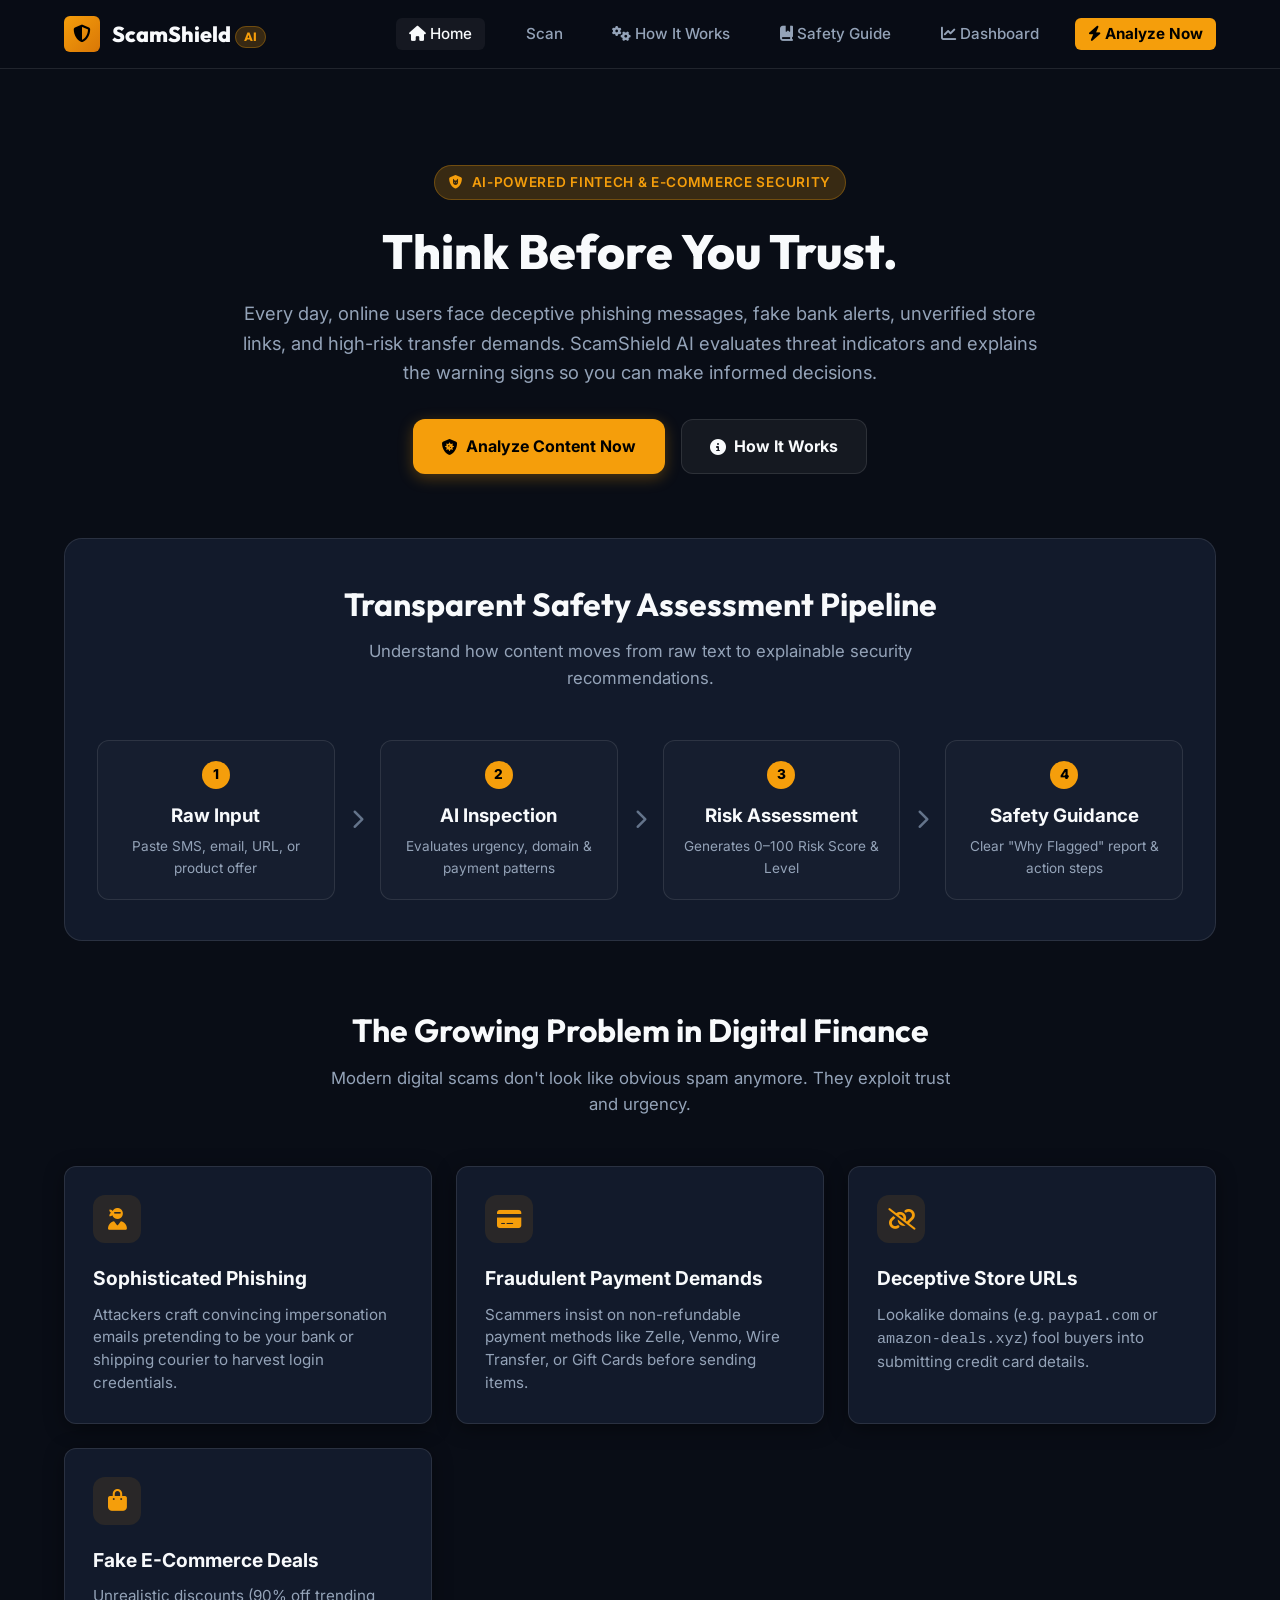
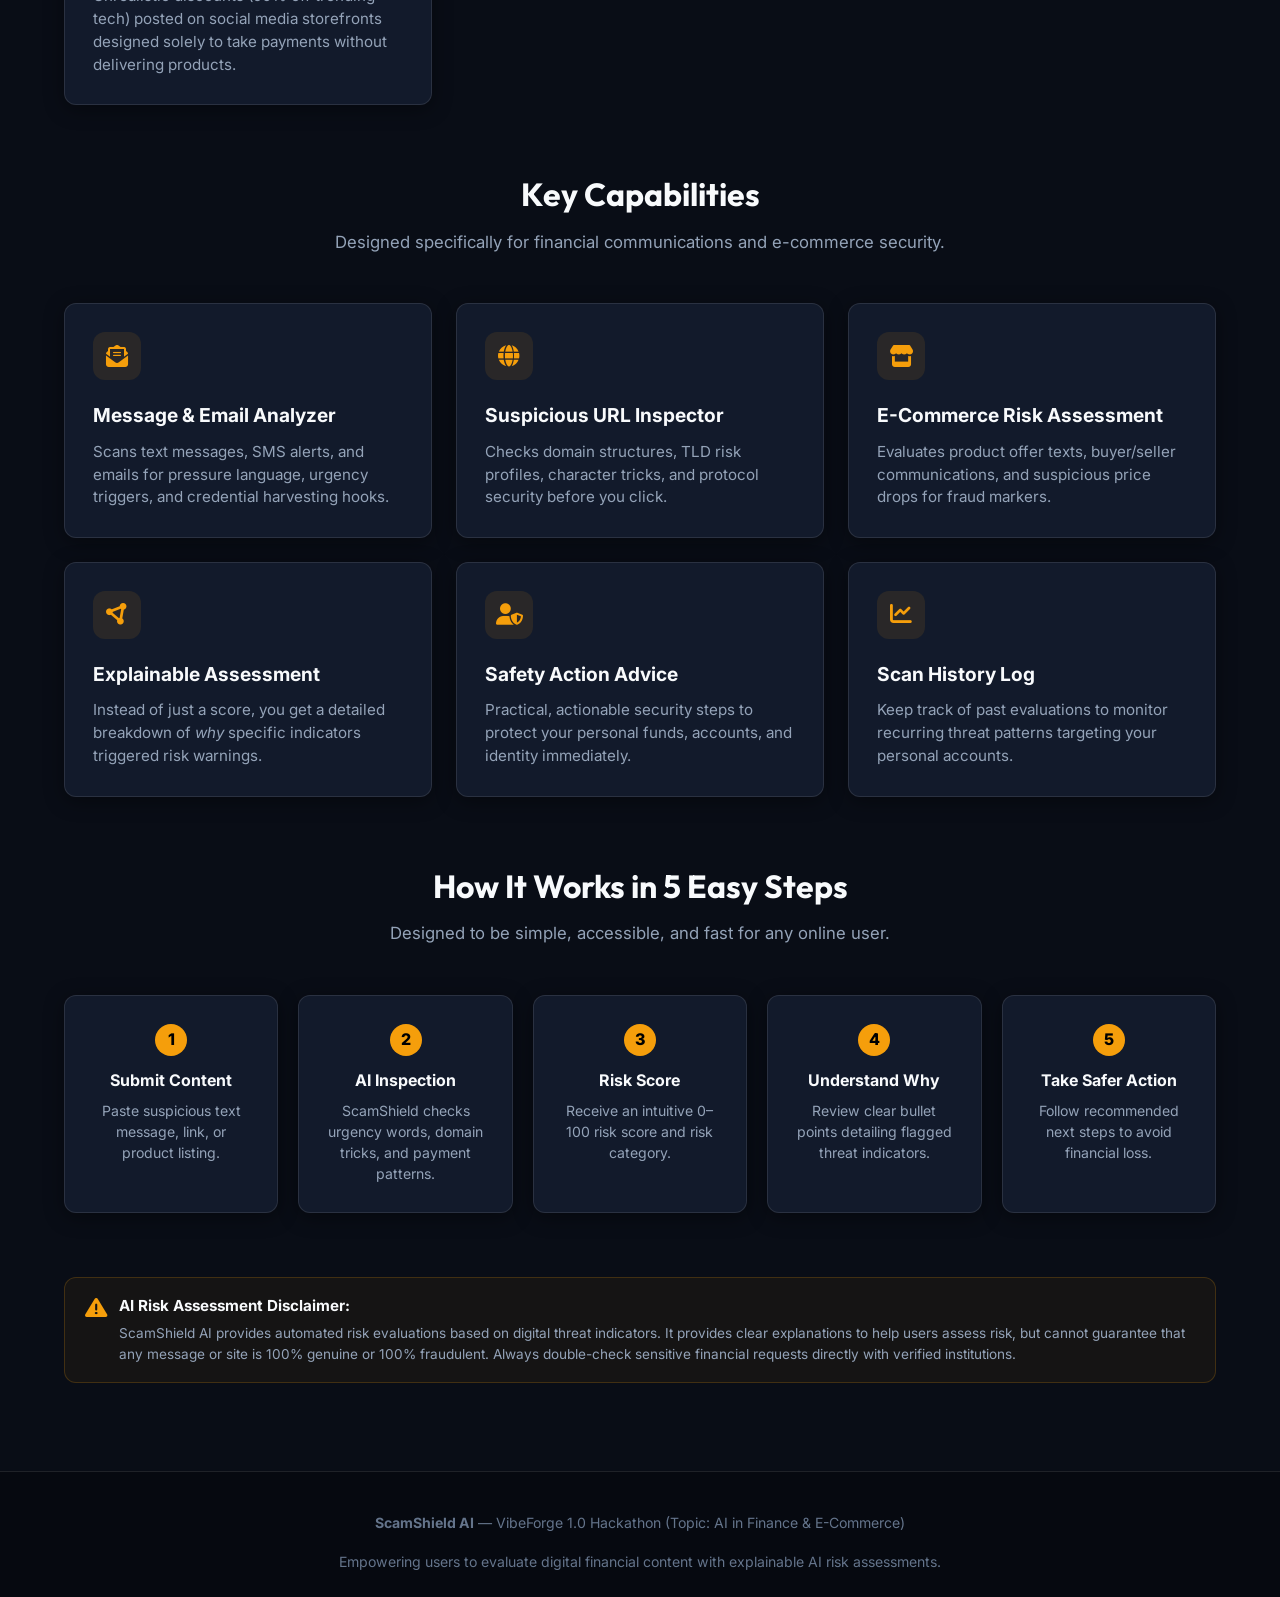
<file: templates/index.html>
<!DOCTYPE html>
<html lang="en">
<head>
    <meta charset="UTF-8">
    <meta name="viewport" content="width=device-width, initial-scale=1.0">
    <title>ScamShield AI | Think Before You Trust</title>
    <meta name="description" content="AI-assisted risk assessment tool helping online users detect suspicious financial messages, phishing emails, malicious URLs, and deceptive e-commerce offers.">
    <!-- Google Fonts -->
    <link rel="preconnect" href="https://fonts.googleapis.com">
    <link rel="preconnect" href="https://fonts.gstatic.com" crossorigin>
    <link href="https://fonts.googleapis.com/css2?family=Inter:wght@400;500;600;700&family=Outfit:wght@600;700;800&display=swap" rel="stylesheet">
    <!-- FontAwesome Icons -->
    <link rel="stylesheet" href="https://cdnjs.cloudflare.com/ajax/libs/font-awesome/6.5.1/css/all.min.css">
    <!-- Main Style CSS -->
    <link rel="stylesheet" href="/static/css/style.css">
</head>
<body>

    <!-- Navigation Bar -->
    <header class="navbar">
        <div class="nav-container">
            <a href="/" class="brand-logo">
                <div class="shield-icon"><i class="fa-solid fa-shield-halved"></i></div>
                <span>ScamShield <span class="brand-badge">AI</span></span>
            </a>
            <nav>
                <ul class="nav-links">
                    <li><a href="/" class="active"><i class="fa-solid fa-house"></i> Home</a></li>
                    <li><a href="/analyzer"><i class="fa-solid fa-magnifying-glass-shield"></i> Scan</a></li>
                    <li><a href="#how-it-works"><i class="fa-solid fa-gears"></i> How It Works</a></li>
                    <li><a href="/guide"><i class="fa-solid fa-book-bookmark"></i> Safety Guide</a></li>
                    <li><a href="/dashboard"><i class="fa-solid fa-chart-line"></i> Dashboard</a></li>
                    <li><a href="/analyzer" class="nav-cta"><i class="fa-solid fa-bolt"></i> Analyze Now</a></li>
                </ul>
            </nav>
        </div>
    </header>

    <main class="container">

        <!-- Hero Section -->
        <section class="hero">
            <div class="hero-tag">
                <i class="fa-solid fa-shield-cat"></i> AI-POWERED FINTECH & E-COMMERCE SECURITY
            </div>
            <h1 class="hero-title">Think Before You Trust.</h1>
            <p class="hero-sub">
                Every day, online users face deceptive phishing messages, fake bank alerts, unverified store links, and high-risk transfer demands. ScamShield AI evaluates threat indicators and explains the warning signs so you can make informed decisions.
            </p>
            <div class="hero-actions">
                <a href="/analyzer" class="btn btn-primary"><i class="fa-solid fa-shield-virus"></i> Analyze Content Now</a>
                <a href="#how-it-works" class="btn btn-secondary"><i class="fa-solid fa-circle-info"></i> How It Works</a>
            </div>
        </section>

        <!-- Trust / Safety Visual Flow -->
        <section class="pipeline-container">
            <h2 class="section-title">Transparent Safety Assessment Pipeline</h2>
            <p class="section-desc">Understand how content moves from raw text to explainable security recommendations.</p>

            <div class="pipeline-steps">
                <div class="pipeline-step">
                    <span class="step-num">1</span>
                    <h3>Raw Input</h3>
                    <p style="font-size:0.85rem; color:var(--text-muted); margin-top:0.3rem;">Paste SMS, email, URL, or product offer</p>
                </div>
                <div class="pipeline-arrow"><i class="fa-solid fa-chevron-right"></i></div>

                <div class="pipeline-step">
                    <span class="step-num">2</span>
                    <h3>AI Inspection</h3>
                    <p style="font-size:0.85rem; color:var(--text-muted); margin-top:0.3rem;">Evaluates urgency, domain & payment patterns</p>
                </div>
                <div class="pipeline-arrow"><i class="fa-solid fa-chevron-right"></i></div>

                <div class="pipeline-step">
                    <span class="step-num">3</span>
                    <h3>Risk Assessment</h3>
                    <p style="font-size:0.85rem; color:var(--text-muted); margin-top:0.3rem;">Generates 0–100 Risk Score & Level</p>
                </div>
                <div class="pipeline-arrow"><i class="fa-solid fa-chevron-right"></i></div>

                <div class="pipeline-step">
                    <span class="step-num">4</span>
                    <h3>Safety Guidance</h3>
                    <p style="font-size:0.85rem; color:var(--text-muted); margin-top:0.3rem;">Clear "Why Flagged" report & action steps</p>
                </div>
            </div>
        </section>

        <!-- Real-World Problem Section -->
        <section style="margin-bottom: 4rem;">
            <h2 class="section-title">The Growing Problem in Digital Finance</h2>
            <p class="section-desc">Modern digital scams don't look like obvious spam anymore. They exploit trust and urgency.</p>

            <div class="card-grid">
                <div class="card">
                    <div class="card-icon"><i class="fa-solid fa-user-ninja"></i></div>
                    <h3>Sophisticated Phishing</h3>
                    <p>Attackers craft convincing impersonation emails pretending to be your bank or shipping courier to harvest login credentials.</p>
                </div>

                <div class="card">
                    <div class="card-icon"><i class="fa-solid fa-credit-card"></i></div>
                    <h3>Fraudulent Payment Demands</h3>
                    <p>Scammers insist on non-refundable payment methods like Zelle, Venmo, Wire Transfer, or Gift Cards before sending items.</p>
                </div>

                <div class="card">
                    <div class="card-icon"><i class="fa-solid fa-link-slash"></i></div>
                    <h3>Deceptive Store URLs</h3>
                    <p>Lookalike domains (e.g. <code>paypa1.com</code> or <code>amazon-deals.xyz</code>) fool buyers into submitting credit card details.</p>
                </div>

                <div class="card">
                    <div class="card-icon"><i class="fa-solid fa-bag-shopping"></i></div>
                    <h3>Fake E-Commerce Deals</h3>
                    <p>Unrealistic discounts (90% off trending tech) posted on social media storefronts designed solely to take payments without delivering products.</p>
                </div>
            </div>
        </section>

        <!-- Core Features Section -->
        <section style="margin-bottom: 4rem;">
            <h2 class="section-title">Key Capabilities</h2>
            <p class="section-desc">Designed specifically for financial communications and e-commerce security.</p>

            <div class="card-grid">
                <div class="card">
                    <div class="card-icon"><i class="fa-solid fa-envelope-open-text"></i></div>
                    <h3>Message & Email Analyzer</h3>
                    <p>Scans text messages, SMS alerts, and emails for pressure language, urgency triggers, and credential harvesting hooks.</p>
                </div>

                <div class="card">
                    <div class="card-icon"><i class="fa-solid fa-globe"></i></div>
                    <h3>Suspicious URL Inspector</h3>
                    <p>Checks domain structures, TLD risk profiles, character tricks, and protocol security before you click.</p>
                </div>

                <div class="card">
                    <div class="card-icon"><i class="fa-solid fa-store"></i></div>
                    <h3>E-Commerce Risk Assessment</h3>
                    <p>Evaluates product offer texts, buyer/seller communications, and suspicious price drops for fraud markers.</p>
                </div>

                <div class="card">
                    <div class="card-icon"><i class="fa-solid fa-circle-nodes"></i></div>
                    <h3>Explainable Assessment</h3>
                    <p>Instead of just a score, you get a detailed breakdown of <em>why</em> specific indicators triggered risk warnings.</p>
                </div>

                <div class="card">
                    <div class="card-icon"><i class="fa-solid fa-user-shield"></i></div>
                    <h3>Safety Action Advice</h3>
                    <p>Practical, actionable security steps to protect your personal funds, accounts, and identity immediately.</p>
                </div>

                <div class="card">
                    <div class="card-icon"><i class="fa-solid fa-chart-line"></i></div>
                    <h3>Scan History Log</h3>
                    <p>Keep track of past evaluations to monitor recurring threat patterns targeting your personal accounts.</p>
                </div>
            </div>
        </section>

        <!-- 5-Step How It Works Section -->
        <section id="how-it-works" style="margin-bottom: 4rem;">
            <h2 class="section-title">How It Works in 5 Easy Steps</h2>
            <p class="section-desc">Designed to be simple, accessible, and fast for any online user.</p>

            <div style="display: grid; grid-template-columns: repeat(auto-fit, minmax(200px, 1fr)); gap: 1.25rem;">
                <div class="card" style="text-align: center;">
                    <div class="step-num" style="background:var(--accent-gold); color:#000; width:32px; height:32px; border-radius:50%; display:inline-flex; align-items:center; justify-content:center; font-weight:800; margin-bottom:0.75rem;">1</div>
                    <h4>Submit Content</h4>
                    <p style="font-size:0.88rem; margin-top:0.4rem;">Paste suspicious text message, link, or product listing.</p>
                </div>

                <div class="card" style="text-align: center;">
                    <div class="step-num" style="background:var(--accent-gold); color:#000; width:32px; height:32px; border-radius:50%; display:inline-flex; align-items:center; justify-content:center; font-weight:800; margin-bottom:0.75rem;">2</div>
                    <h4>AI Inspection</h4>
                    <p style="font-size:0.88rem; margin-top:0.4rem;">ScamShield checks urgency words, domain tricks, and payment patterns.</p>
                </div>

                <div class="card" style="text-align: center;">
                    <div class="step-num" style="background:var(--accent-gold); color:#000; width:32px; height:32px; border-radius:50%; display:inline-flex; align-items:center; justify-content:center; font-weight:800; margin-bottom:0.75rem;">3</div>
                    <h4>Risk Score</h4>
                    <p style="font-size:0.88rem; margin-top:0.4rem;">Receive an intuitive 0–100 risk score and risk category.</p>
                </div>

                <div class="card" style="text-align: center;">
                    <div class="step-num" style="background:var(--accent-gold); color:#000; width:32px; height:32px; border-radius:50%; display:inline-flex; align-items:center; justify-content:center; font-weight:800; margin-bottom:0.75rem;">4</div>
                    <h4>Understand Why</h4>
                    <p style="font-size:0.88rem; margin-top:0.4rem;">Review clear bullet points detailing flagged threat indicators.</p>
                </div>

                <div class="card" style="text-align: center;">
                    <div class="step-num" style="background:var(--accent-gold); color:#000; width:32px; height:32px; border-radius:50%; display:inline-flex; align-items:center; justify-content:center; font-weight:800; margin-bottom:0.75rem;">5</div>
                    <h4>Take Safer Action</h4>
                    <p style="font-size:0.88rem; margin-top:0.4rem;">Follow recommended next steps to avoid financial loss.</p>
                </div>
            </div>
        </section>

        <!-- Safety Awareness Banner -->
        <section class="disclaimer-box" style="margin-bottom: 3rem;">
            <i class="fa-solid fa-triangle-exclamation" style="font-size: 1.4rem;"></i>
            <div>
                <strong style="color:var(--text-main); font-size:0.95rem;">AI Risk Assessment Disclaimer:</strong>
                <p style="margin-top:0.25rem;">
                    ScamShield AI provides automated risk evaluations based on digital threat indicators. It provides clear explanations to help users assess risk, but cannot guarantee that any message or site is 100% genuine or 100% fraudulent. Always double-check sensitive financial requests directly with verified institutions.
                </p>
            </div>
        </section>

    </main>

    <!-- Footer -->
    <footer class="footer">
        <div class="footer-content">
            <div>
                <strong>ScamShield AI</strong> &mdash; VibeForge 1.0 Hackathon (Topic: AI in Finance & E-Commerce)
            </div>
            <div>
                Empowering users to evaluate digital financial content with explainable AI risk assessments.
            </div>
        </div>
    </footer>

    <!-- Main JS -->
    <script src="/static/js/script.js"></script>
</body>
</html>
</file>
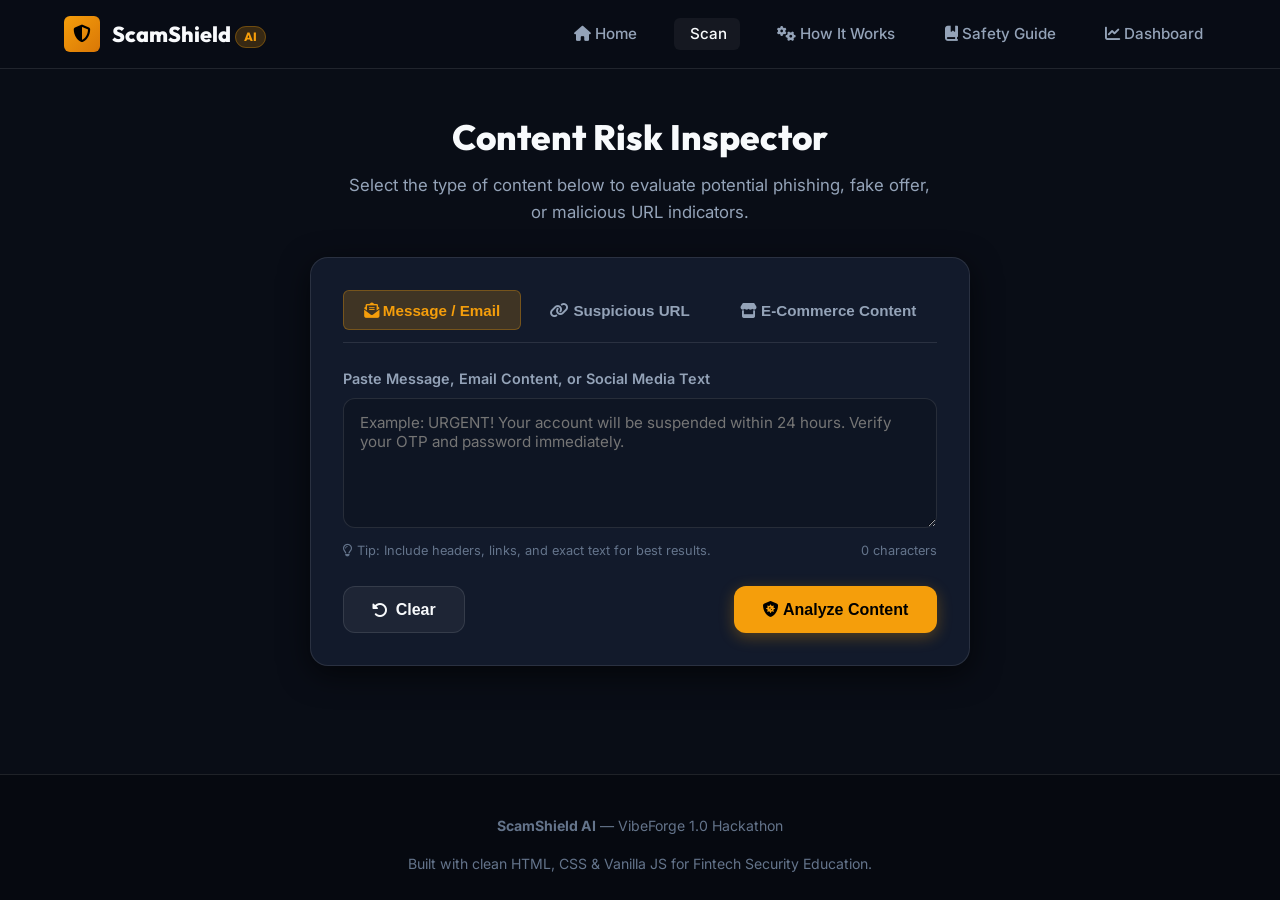
<file: templates/analyzer.html>
<!DOCTYPE html>
<html lang="en">
<head>
    <meta charset="UTF-8">
    <meta name="viewport" content="width=device-width, initial-scale=1.0">
    <title>Threat Analyzer | ScamShield AI</title>
    <meta name="description" content="Analyze suspicious financial messages, phishing emails, URLs, and e-commerce deals for scam threat indicators.">
    <!-- Google Fonts -->
    <link rel="preconnect" href="https://fonts.googleapis.com">
    <link rel="preconnect" href="https://fonts.gstatic.com" crossorigin>
    <link href="https://fonts.googleapis.com/css2?family=Inter:wght@400;500;600;700&family=Outfit:wght@600;700;800&display=swap" rel="stylesheet">
    <!-- FontAwesome Icons -->
    <link rel="stylesheet" href="https://cdnjs.cloudflare.com/ajax/libs/font-awesome/6.5.1/css/all.min.css">
    <!-- Main Style CSS -->
    <link rel="stylesheet" href="/static/css/style.css">
</head>
<body>

    <!-- Navigation Bar -->
    <header class="navbar">
        <div class="nav-container">
            <a href="/" class="brand-logo">
                <div class="shield-icon"><i class="fa-solid fa-shield-halved"></i></div>
                <span>ScamShield <span class="brand-badge">AI</span></span>
            </a>
            <nav>
                <ul class="nav-links">
                    <li><a href="/"><i class="fa-solid fa-house"></i> Home</a></li>
                    <li><a href="/analyzer" class="active"><i class="fa-solid fa-magnifying-glass-shield"></i> Scan</a></li>
                    <li><a href="/#how-it-works"><i class="fa-solid fa-gears"></i> How It Works</a></li>
                    <li><a href="/guide"><i class="fa-solid fa-book-bookmark"></i> Safety Guide</a></li>
                    <li><a href="/dashboard"><i class="fa-solid fa-chart-line"></i> Dashboard</a></li>
                </ul>
            </nav>
        </div>
    </header>

    <main class="container">

        <!-- Page Header -->
        <div style="margin-bottom: 2rem; text-align: center;">
            <h1 style="font-family:var(--font-heading); font-size:2.2rem; font-weight:800;">Content Risk Inspector</h1>
            <p style="color:var(--text-muted); font-size:1.05rem; max-width:600px; margin:0.4rem auto 0 auto;">Select the type of content below to evaluate potential phishing, fake offer, or malicious URL indicators.</p>
        </div>

        <!-- Scanner Card Component (PAGE 2) -->
        <div class="scanner-card">
            
            <!-- Type Switcher Tabs -->
            <div class="scanner-tabs">
                <button type="button" class="tab-btn active" data-type="message">
                    <i class="fa-solid fa-envelope-open-text"></i> Message / Email
                </button>
                <button type="button" class="tab-btn" data-type="url">
                    <i class="fa-solid fa-link"></i> Suspicious URL
                </button>
                <button type="button" class="tab-btn" data-type="ecommerce">
                    <i class="fa-solid fa-store"></i> E-Commerce Content
                </button>
            </div>

            <!-- Input Form -->
            <form id="scan-form">
                <div class="form-group">
                    <label for="scan-input" class="form-label" id="input-label">Paste Message, Email Content, or Social Media Text</label>
                    <textarea id="scan-input" class="form-control" rows="5" placeholder="e.g., URGENT: Your PayPal account has been suspended due to unauthorized access! Click http://paypa1-security-verification.top/login immediately within 24 hours to restore access..."></textarea>
                    
                    <div class="counter-row" id="char-count-wrapper">
                        <span><i class="fa-regular fa-lightbulb"></i> Tip: Include headers, links, and exact text for best results.</span>
                        <span><span id="char-count">0</span> characters</span>
                    </div>
                </div>

                <div class="form-actions">
                    <button type="button" class="btn btn-secondary" onclick="clearScanForm()">
                        <i class="fa-solid fa-rotate-left"></i> Clear
                    </button>
                    <button type="submit" class="btn btn-primary" id="analyze-btn">
                        <span id="btn-text"><i class="fa-solid fa-shield-virus"></i> Analyze Content</span>
                        <span id="btn-spinner" style="display:none;"><i class="fa-solid fa-circle-notch fa-spin"></i> Inspecting...</span>
                    </button>
                </div>
            </form>
        </div>

        <!-- Visual Result UI Component (PAGE 3 - Initially Hidden or Triggered via JS) -->
        <div id="result-ui-container" class="result-card" style="display: none;">
            
            <div class="result-header">
                <div>
                    <h3 class="result-title"><i class="fa-solid fa-square-poll-vertical"></i> Threat Evaluation Report</h3>
                    <span style="font-size:0.82rem; color:var(--text-muted);">AI-Assisted Security Assessment</span>
                </div>
                <div id="result-badge" class="risk-badge badge-high">HIGH RISK</div>
            </div>

            <div class="result-grid">
                
                <!-- Score & Level Gauge -->
                <div class="score-box">
                    <div class="score-circle" id="score-circle">
                        <span id="result-score">85</span>
                    </div>
                    <span class="score-label">Risk Score (0 - 100)</span>
                    <p style="font-size:0.8rem; color:var(--text-muted); margin-top:0.5rem; line-height:1.3;">Higher score indicates multiple suspicious threat patterns.</p>
                </div>

                <!-- Explanation & Evidence Column -->
                <div>
                    
                    <!-- Highly Visible "Why was this flagged?" Box -->
                    <div class="why-flagged-box">
                        <div class="why-title">
                            <i class="fa-solid fa-triangle-exclamation"></i> Why Was This Flagged?
                        </div>
                        <p id="why-content" style="font-size:0.95rem; color:var(--text-main); line-height:1.5;">
                            Contains artificial urgency ("suspended within 24 hours"), credential verification traps, and phishing link indicators.
                        </p>
                        
                        <div class="indicator-tags" id="evidence-tags">
                            <span class="tag">Artificial Urgency Trigger</span>
                            <span class="tag">Credential Harvesting Pattern</span>
                            <span class="tag">Impersonation Phrasing</span>
                            <span class="tag">Embedded Link Flag</span>
                        </div>
                    </div>

                    <!-- Recommended Next Actions -->
                    <div class="recs-box">
                        <h4 style="font-size:0.95rem; font-weight:700; color:var(--text-main);"><i class="fa-solid fa-list-check"></i> Recommended Next Actions:</h4>
                        <ul class="recs-list" id="recs-list">
                            <li><i class="fa-solid fa-ban" style="color:var(--status-high-risk);"></i> Do NOT reply or click any links embedded in the message.</li>
                            <li><i class="fa-solid fa-building-columns" style="color:var(--accent-gold);"></i> Contact your institution directly using the phone number on your bank card.</li>
                        </ul>
                    </div>

                </div>

            </div>

            <!-- Disclaimer Box -->
            <div class="disclaimer-box">
                <i class="fa-solid fa-shield-halved"></i>
                <div>
                    <strong style="color:var(--text-main);">AI Uncertainty & Risk Disclaimer:</strong>
                    This output is an automated threat indicator assessment based on statistical risk signals. It provides clear guidance to assist human judgment, but does not guarantee absolute safety or fraud confirmation.
                </div>
            </div>

        </div>

    </main>

    <!-- Footer -->
    <footer class="footer">
        <div class="footer-content">
            <div>
                <strong>ScamShield AI</strong> &mdash; VibeForge 1.0 Hackathon
            </div>
            <div>
                Built with clean HTML, CSS & Vanilla JS for Fintech Security Education.
            </div>
        </div>
    </footer>

    <!-- Main JS -->
    <script src="/static/js/script.js"></script>
</body>
</html>
</file>
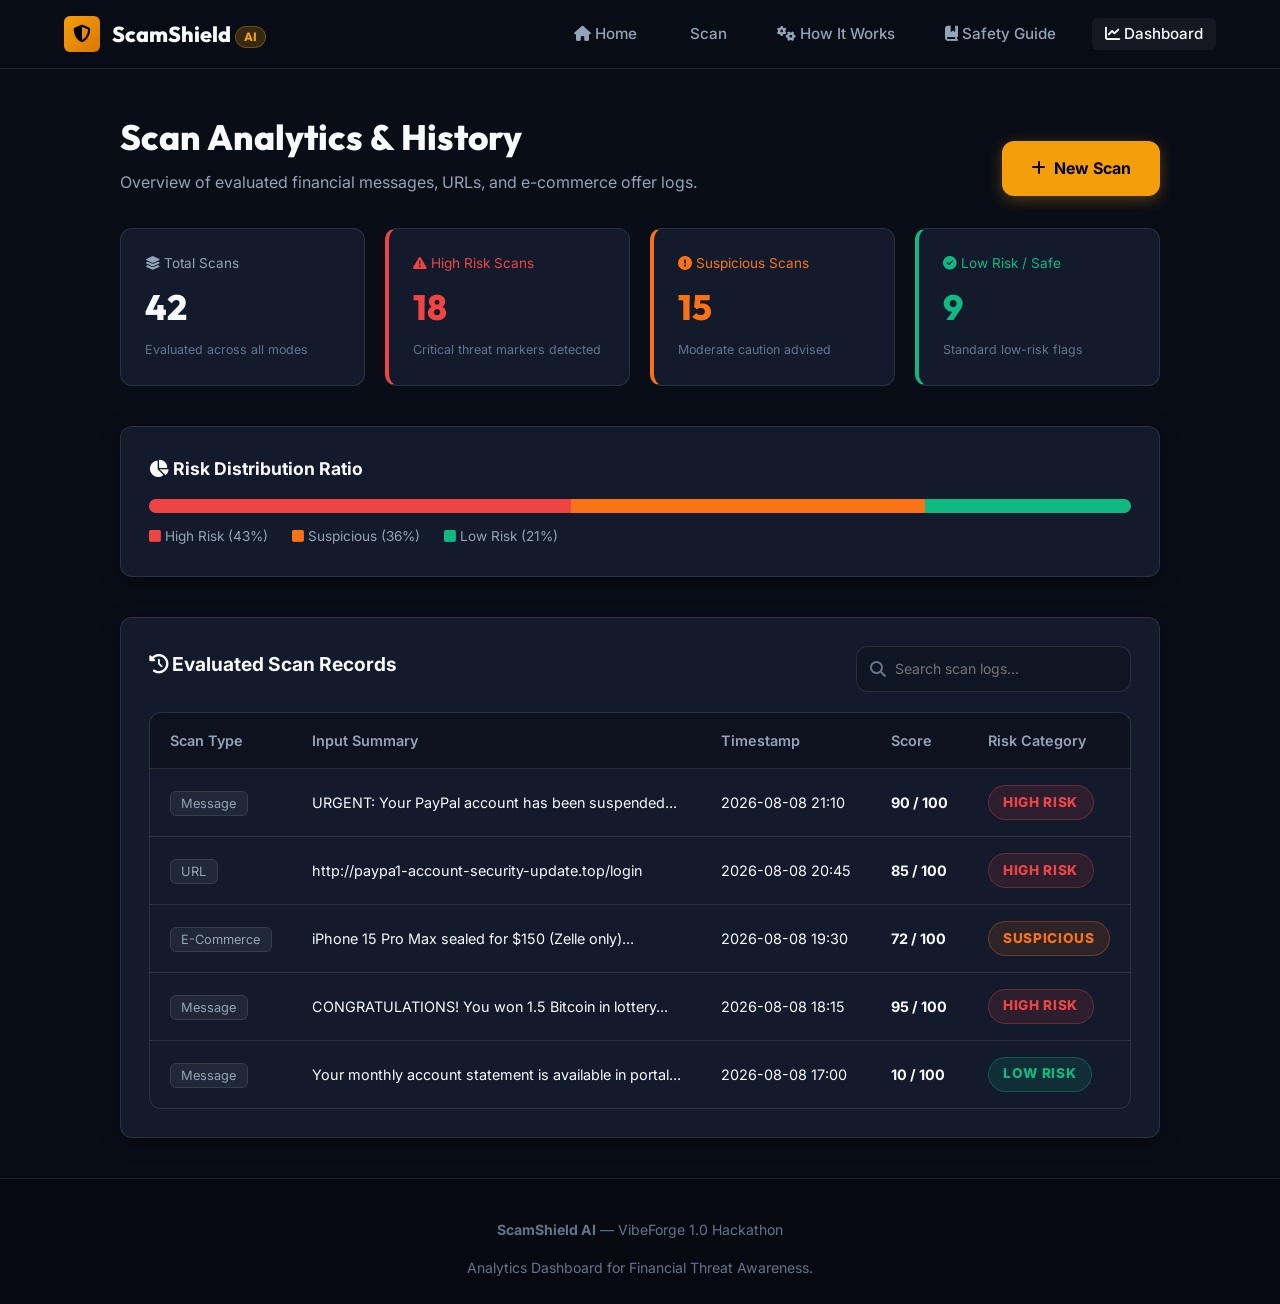
<file: templates/dashboard.html>
<!DOCTYPE html>
<html lang="en">
<head>
    <meta charset="UTF-8">
    <meta name="viewport" content="width=device-width, initial-scale=1.0">
    <title>Analytics Dashboard | ScamShield AI</title>
    <meta name="description" content="View overall threat scan history metrics, risk distribution, and evaluated financial content logs.">
    <!-- Google Fonts -->
    <link rel="preconnect" href="https://fonts.googleapis.com">
    <link rel="preconnect" href="https://fonts.gstatic.com" crossorigin>
    <link href="https://fonts.googleapis.com/css2?family=Inter:wght@400;500;600;700&family=Outfit:wght@600;700;800&display=swap" rel="stylesheet">
    <!-- FontAwesome Icons -->
    <link rel="stylesheet" href="https://cdnjs.cloudflare.com/ajax/libs/font-awesome/6.5.1/css/all.min.css">
    <!-- Main Style CSS -->
    <link rel="stylesheet" href="/static/css/style.css">
</head>
<body>

    <!-- Navigation Bar -->
    <header class="navbar">
        <div class="nav-container">
            <a href="/" class="brand-logo">
                <div class="shield-icon"><i class="fa-solid fa-shield-halved"></i></div>
                <span>ScamShield <span class="brand-badge">AI</span></span>
            </a>
            <nav>
                <ul class="nav-links">
                    <li><a href="/"><i class="fa-solid fa-house"></i> Home</a></li>
                    <li><a href="/analyzer"><i class="fa-solid fa-magnifying-glass-shield"></i> Scan</a></li>
                    <li><a href="/#how-it-works"><i class="fa-solid fa-gears"></i> How It Works</a></li>
                    <li><a href="/guide"><i class="fa-solid fa-book-bookmark"></i> Safety Guide</a></li>
                    <li><a href="/dashboard" class="active"><i class="fa-solid fa-chart-line"></i> Dashboard</a></li>
                </ul>
            </nav>
        </div>
    </header>

    <main class="container">

        <!-- Header -->
        <div style="margin-bottom: 2rem; display:flex; justify-content:space-between; align-items:flex-end; flex-wrap:wrap; gap:1rem;">
            <div>
                <h1 style="font-family:var(--font-heading); font-size:2.2rem; font-weight:800;">Scan Analytics & History</h1>
                <p style="color:var(--text-muted); font-size:1rem; margin-top:0.3rem;">Overview of evaluated financial messages, URLs, and e-commerce offer logs.</p>
            </div>
            <a href="/analyzer" class="btn btn-primary"><i class="fa-solid fa-plus"></i> New Scan</a>
        </div>

        <!-- Metric Stat Cards Grid -->
        <div class="stats-grid">
            <div class="stat-card">
                <div class="stat-label"><i class="fa-solid fa-layer-group"></i> Total Scans</div>
                <div class="stat-number">42</div>
                <span style="font-size:0.78rem; color:var(--text-dim);">Evaluated across all modes</span>
            </div>

            <div class="stat-card" style="border-left: 4px solid var(--status-high-risk);">
                <div class="stat-label" style="color:var(--status-high-risk);"><i class="fa-solid fa-triangle-exclamation"></i> High Risk Scans</div>
                <div class="stat-number" style="color:var(--status-high-risk);">18</div>
                <span style="font-size:0.78rem; color:var(--text-dim);">Critical threat markers detected</span>
            </div>

            <div class="stat-card" style="border-left: 4px solid var(--status-suspicious);">
                <div class="stat-label" style="color:var(--status-suspicious);"><i class="fa-solid fa-circle-exclamation"></i> Suspicious Scans</div>
                <div class="stat-number" style="color:var(--status-suspicious);">15</div>
                <span style="font-size:0.78rem; color:var(--text-dim);">Moderate caution advised</span>
            </div>

            <div class="stat-card" style="border-left: 4px solid var(--status-safe);">
                <div class="stat-label" style="color:var(--status-safe);"><i class="fa-solid fa-circle-check"></i> Low Risk / Safe</div>
                <div class="stat-number" style="color:var(--status-safe);">9</div>
                <span style="font-size:0.78rem; color:var(--text-dim);">Standard low-risk flags</span>
            </div>
        </div>

        <!-- Risk Distribution Bar -->
        <div class="card" style="margin-bottom: 2.5rem;">
            <h3 style="font-size:1.1rem; margin-bottom:1rem;"><i class="fa-solid fa-chart-pie"></i> Risk Distribution Ratio</h3>
            <div style="height: 14px; width:100%; background:rgba(255,255,255,0.06); border-radius:var(--radius-full); overflow:hidden; display:flex;">
                <div style="width: 43%; background:var(--status-high-risk);" title="43% High Risk"></div>
                <div style="width: 36%; background:var(--status-suspicious);" title="36% Suspicious"></div>
                <div style="width: 21%; background:var(--status-safe);" title="21% Safe"></div>
            </div>
            <div style="display:flex; gap:1.5rem; margin-top:0.8rem; font-size:0.85rem; color:var(--text-muted);">
                <span><i class="fa-solid fa-square" style="color:var(--status-high-risk);"></i> High Risk (43%)</span>
                <span><i class="fa-solid fa-square" style="color:var(--status-suspicious);"></i> Suspicious (36%)</span>
                <span><i class="fa-solid fa-square" style="color:var(--status-safe);"></i> Low Risk (21%)</span>
            </div>
        </div>

        <!-- Recent Scans Table Container -->
        <div class="card">
            <div style="display:flex; justify-content:space-between; align-items:center; margin-bottom:1.25rem; flex-wrap:wrap; gap:1rem;">
                <h3 style="font-size:1.2rem;"><i class="fa-solid fa-clock-rotate-left"></i> Evaluated Scan Records</h3>
                
                <div style="position:relative; min-width:250px;">
                    <input type="text" id="dash-search" class="form-control" placeholder="Search scan logs..." style="padding-left:2.4rem; font-size:0.88rem;">
                    <i class="fa-solid fa-magnifying-glass" style="position:absolute; left:0.9rem; top:50%; transform:translateY(-50%); color:var(--text-dim);"></i>
                </div>
            </div>

            <div class="table-responsive">
                <table class="data-table">
                    <thead>
                        <tr>
                            <th>Scan Type</th>
                            <th>Input Summary</th>
                            <th>Timestamp</th>
                            <th>Score</th>
                            <th>Risk Category</th>
                        </tr>
                    </thead>
                    <tbody id="scans-table-body">
                        <tr>
                            <td><span class="tag">Message</span></td>
                            <td>URGENT: Your PayPal account has been suspended...</td>
                            <td>2026-08-08 21:10</td>
                            <td><strong>90 / 100</strong></td>
                            <td><span class="risk-badge badge-high">HIGH RISK</span></td>
                        </tr>
                        <tr>
                            <td><span class="tag">URL</span></td>
                            <td>http://paypa1-account-security-update.top/login</td>
                            <td>2026-08-08 20:45</td>
                            <td><strong>85 / 100</strong></td>
                            <td><span class="risk-badge badge-high">HIGH RISK</span></td>
                        </tr>
                        <tr>
                            <td><span class="tag">E-Commerce</span></td>
                            <td>iPhone 15 Pro Max sealed for $150 (Zelle only)...</td>
                            <td>2026-08-08 19:30</td>
                            <td><strong>72 / 100</strong></td>
                            <td><span class="risk-badge badge-suspicious">SUSPICIOUS</span></td>
                        </tr>
                        <tr>
                            <td><span class="tag">Message</span></td>
                            <td>CONGRATULATIONS! You won 1.5 Bitcoin in lottery...</td>
                            <td>2026-08-08 18:15</td>
                            <td><strong>95 / 100</strong></td>
                            <td><span class="risk-badge badge-high">HIGH RISK</span></td>
                        </tr>
                        <tr>
                            <td><span class="tag">Message</span></td>
                            <td>Your monthly account statement is available in portal...</td>
                            <td>2026-08-08 17:00</td>
                            <td><strong>10 / 100</strong></td>
                            <td><span class="risk-badge badge-safe">LOW RISK</span></td>
                        </tr>
                    </tbody>
                </table>
            </div>
        </div>

    </main>

    <!-- Footer -->
    <footer class="footer">
        <div class="footer-content">
            <div>
                <strong>ScamShield AI</strong> &mdash; VibeForge 1.0 Hackathon
            </div>
            <div>
                Analytics Dashboard for Financial Threat Awareness.
            </div>
        </div>
    </footer>

    <!-- Main JS -->
    <script src="/static/js/script.js"></script>
</body>
</html>
</file>
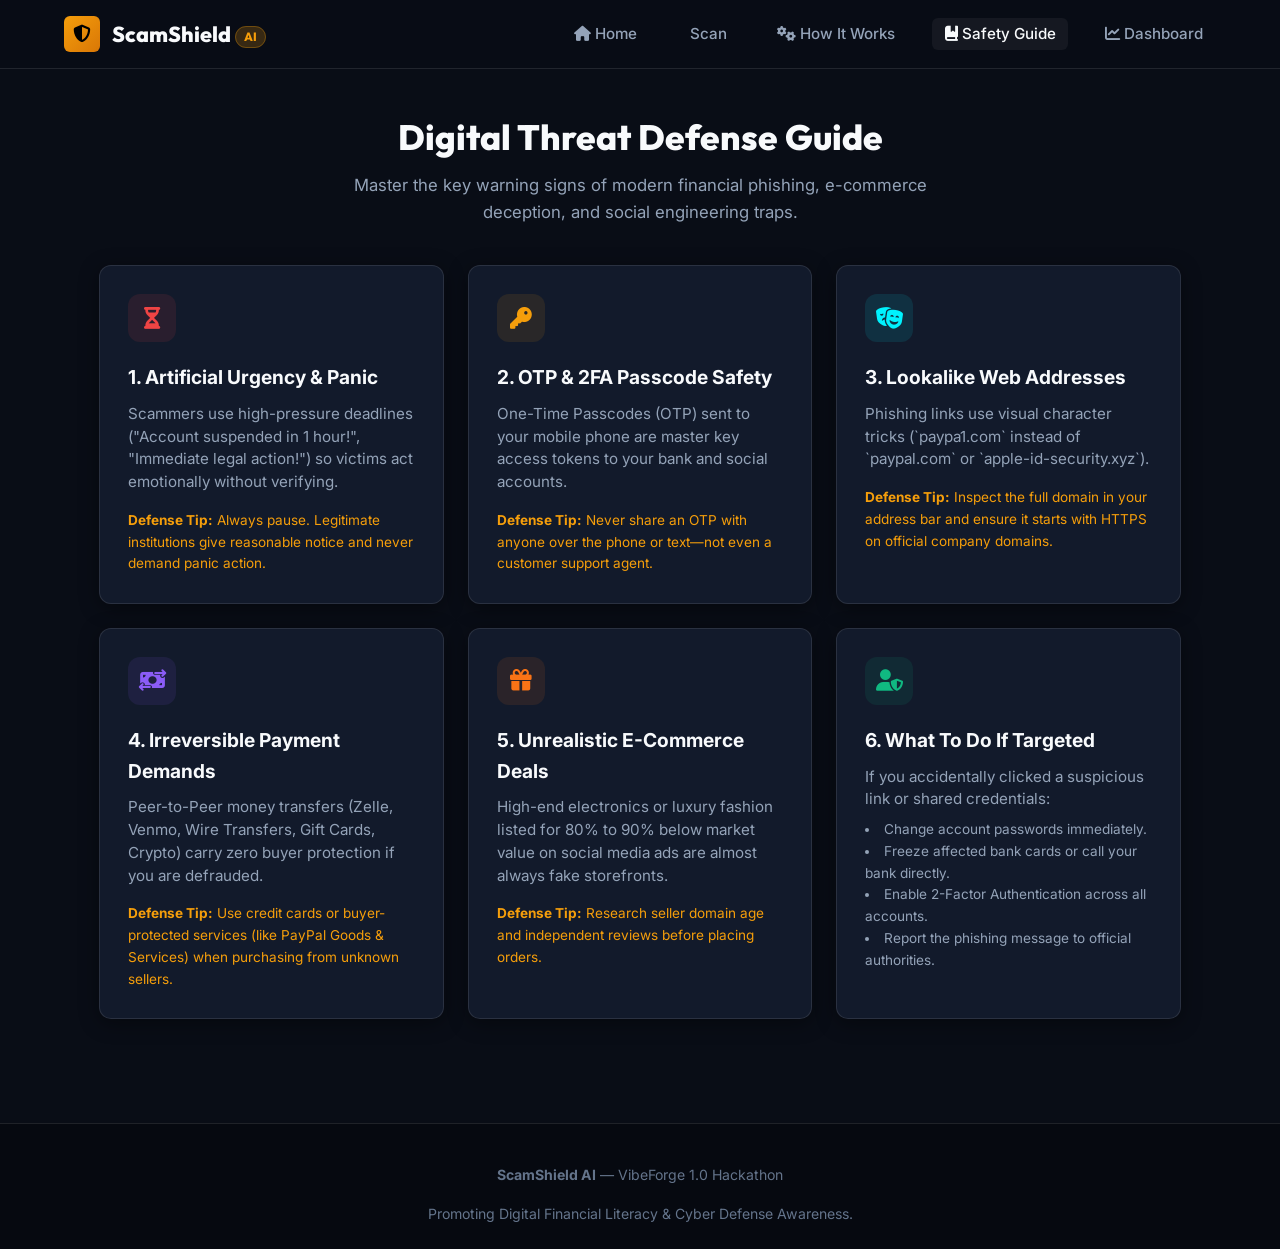
<file: templates/guide.html>
<!DOCTYPE html>
<html lang="en">
<head>
    <meta charset="UTF-8">
    <meta name="viewport" content="width=device-width, initial-scale=1.0">
    <title>Safety Guide | ScamShield AI</title>
    <meta name="description" content="Learn how to identify phishing messages, fake e-commerce offers, suspicious URLs, and payment fraud.">
    <!-- Google Fonts -->
    <link rel="preconnect" href="https://fonts.googleapis.com">
    <link rel="preconnect" href="https://fonts.gstatic.com" crossorigin>
    <link href="https://fonts.googleapis.com/css2?family=Inter:wght@400;500;600;700&family=Outfit:wght@600;700;800&display=swap" rel="stylesheet">
    <!-- FontAwesome Icons -->
    <link rel="stylesheet" href="https://cdnjs.cloudflare.com/ajax/libs/font-awesome/6.5.1/css/all.min.css">
    <!-- Main Style CSS -->
    <link rel="stylesheet" href="/static/css/style.css">
</head>
<body>

    <!-- Navigation Bar -->
    <header class="navbar">
        <div class="nav-container">
            <a href="/" class="brand-logo">
                <div class="shield-icon"><i class="fa-solid fa-shield-halved"></i></div>
                <span>ScamShield <span class="brand-badge">AI</span></span>
            </a>
            <nav>
                <ul class="nav-links">
                    <li><a href="/"><i class="fa-solid fa-house"></i> Home</a></li>
                    <li><a href="/analyzer"><i class="fa-solid fa-magnifying-glass-shield"></i> Scan</a></li>
                    <li><a href="/#how-it-works"><i class="fa-solid fa-gears"></i> How It Works</a></li>
                    <li><a href="/guide" class="active"><i class="fa-solid fa-book-bookmark"></i> Safety Guide</a></li>
                    <li><a href="/dashboard"><i class="fa-solid fa-chart-line"></i> Dashboard</a></li>
                </ul>
            </nav>
        </div>
    </header>

    <main class="container">

        <!-- Page Header -->
        <div style="margin-bottom: 2.5rem; text-align: center;">
            <h1 style="font-family:var(--font-heading); font-size:2.2rem; font-weight:800;">Digital Threat Defense Guide</h1>
            <p style="color:var(--text-muted); font-size:1.05rem; max-width:650px; margin:0.4rem auto 0 auto;">Master the key warning signs of modern financial phishing, e-commerce deception, and social engineering traps.</p>
        </div>

        <!-- Educational Cards Grid -->
        <div class="card-grid">

            <div class="card">
                <div class="card-icon" style="background:rgba(239, 68, 68, 0.1); color:var(--status-high-risk);"><i class="fa-solid fa-hourglass-half"></i></div>
                <h3>1. Artificial Urgency & Panic</h3>
                <p>Scammers use high-pressure deadlines ("Account suspended in 1 hour!", "Immediate legal action!") so victims act emotionally without verifying.</p>
                <div style="margin-top:1rem; font-size:0.85rem; color:var(--accent-gold);"><strong>Defense Tip:</strong> Always pause. Legitimate institutions give reasonable notice and never demand panic action.</div>
            </div>

            <div class="card">
                <div class="card-icon" style="background:rgba(245, 158, 11, 0.1); color:var(--accent-gold);"><i class="fa-solid fa-key"></i></div>
                <h3>2. OTP & 2FA Passcode Safety</h3>
                <p>One-Time Passcodes (OTP) sent to your mobile phone are master key access tokens to your bank and social accounts.</p>
                <div style="margin-top:1rem; font-size:0.85rem; color:var(--accent-gold);"><strong>Defense Tip:</strong> Never share an OTP with anyone over the phone or text—not even a customer support agent.</div>
            </div>

            <div class="card">
                <div class="card-icon" style="background:rgba(0, 242, 254, 0.1); color:var(--accent-cyan);"><i class="fa-solid fa-masks-theater"></i></div>
                <h3>3. Lookalike Web Addresses</h3>
                <p>Phishing links use visual character tricks (`paypa1.com` instead of `paypal.com` or `apple-id-security.xyz`).</p>
                <div style="margin-top:1rem; font-size:0.85rem; color:var(--accent-gold);"><strong>Defense Tip:</strong> Inspect the full domain in your address bar and ensure it starts with HTTPS on official company domains.</div>
            </div>

            <div class="card">
                <div class="card-icon" style="background:rgba(139, 92, 246, 0.1); color:#8b5cf6;"><i class="fa-solid fa-money-bill-transfer"></i></div>
                <h3>4. Irreversible Payment Demands</h3>
                <p>Peer-to-Peer money transfers (Zelle, Venmo, Wire Transfers, Gift Cards, Crypto) carry zero buyer protection if you are defrauded.</p>
                <div style="margin-top:1rem; font-size:0.85rem; color:var(--accent-gold);"><strong>Defense Tip:</strong> Use credit cards or buyer-protected services (like PayPal Goods & Services) when purchasing from unknown sellers.</div>
            </div>

            <div class="card">
                <div class="card-icon" style="background:rgba(249, 115, 22, 0.1); color:var(--status-suspicious);"><i class="fa-solid fa-gift"></i></div>
                <h3>5. Unrealistic E-Commerce Deals</h3>
                <p>High-end electronics or luxury fashion listed for 80% to 90% below market value on social media ads are almost always fake storefronts.</p>
                <div style="margin-top:1rem; font-size:0.85rem; color:var(--accent-gold);"><strong>Defense Tip:</strong> Research seller domain age and independent reviews before placing orders.</div>
            </div>

            <div class="card">
                <div class="card-icon" style="background:rgba(16, 185, 129, 0.1); color:var(--status-safe);"><i class="fa-solid fa-user-shield"></i></div>
                <h3>6. What To Do If Targeted</h3>
                <p>If you accidentally clicked a suspicious link or shared credentials:</p>
                <ul style="margin-top:0.5rem; font-size:0.85rem; color:var(--text-muted); list-style:inside;">
                    <li>Change account passwords immediately.</li>
                    <li>Freeze affected bank cards or call your bank directly.</li>
                    <li>Enable 2-Factor Authentication across all accounts.</li>
                    <li>Report the phishing message to official authorities.</li>
                </ul>
            </div>

        </div>

    </main>

    <!-- Footer -->
    <footer class="footer">
        <div class="footer-content">
            <div>
                <strong>ScamShield AI</strong> &mdash; VibeForge 1.0 Hackathon
            </div>
            <div>
                Promoting Digital Financial Literacy & Cyber Defense Awareness.
            </div>
        </div>
    </footer>

    <!-- Main JS -->
    <script src="/static/js/script.js"></script>
</body>
</html>
</file>
<file: static/css/style.css>
/* ==========================================================================
   ScamShield AI - Phase 1 Dark Fintech & Cybersecurity Theme
   Hackathon: VibeForge 1.0 (Topic: AI in Finance & E-Commerce)
   ========================================================================== */

:root {
    /* Color Palette: Dark Fintech & Cybersecurity */
    --bg-dark: #090d16;
    --bg-card: #121a2b;
    --bg-card-hover: #18233a;
    --bg-input: #0e1523;
    
    --border-subtle: rgba(255, 255, 255, 0.1);
    --border-focus: #f59e0b;
    
    --text-main: #f8fafc;
    --text-muted: #94a3b8;
    --text-dim: #64748b;
    
    /* Status & Brand Accents */
    --accent-gold: #f59e0b;
    --accent-gold-glow: rgba(245, 158, 11, 0.2);
    --accent-cyan: #00f2fe;
    
    --status-safe: #10b981;
    --status-safe-bg: rgba(16, 185, 129, 0.12);
    --status-suspicious: #f97316;
    --status-suspicious-bg: rgba(249, 115, 22, 0.12);
    --status-high-risk: #ef4444;
    --status-high-risk-bg: rgba(239, 68, 68, 0.12);
    
    --font-heading: 'Outfit', -apple-system, BlinkMacSystemFont, 'Segoe UI', Roboto, sans-serif;
    --font-body: 'Inter', -apple-system, BlinkMacSystemFont, 'Segoe UI', Roboto, sans-serif;
    
    --radius-sm: 6px;
    --radius-md: 12px;
    --radius-lg: 18px;
    --radius-full: 9999px;
    
    --shadow-subtle: 0 4px 20px rgba(0, 0, 0, 0.4);
    --shadow-card: 0 8px 30px rgba(0, 0, 0, 0.6);
}

/* Global Reset & Accessibility */
* {
    margin: 0;
    padding: 0;
    box-sizing: border-box;
}

body {
    background-color: var(--bg-dark);
    color: var(--text-main);
    font-family: var(--font-body);
    line-height: 1.6;
    min-height: 100vh;
    display: flex;
    flex-direction: column;
}

a {
    color: var(--accent-gold);
    text-decoration: none;
    transition: color 0.2s ease;
}

a:hover {
    color: #fbbf24;
}

/* Navigation Bar */
.navbar {
    background-color: rgba(9, 13, 22, 0.95);
    backdrop-filter: blur(12px);
    border-bottom: 1px solid var(--border-subtle);
    position: sticky;
    top: 0;
    z-index: 1000;
}

.nav-container {
    max-width: 1200px;
    margin: 0 auto;
    padding: 1rem 1.5rem;
    display: flex;
    justify-content: space-between;
    align-items: center;
}

.brand-logo {
    display: flex;
    align-items: center;
    gap: 0.75rem;
    font-family: var(--font-heading);
    font-size: 1.35rem;
    font-weight: 800;
    color: var(--text-main);
    text-decoration: none;
}

.shield-icon {
    width: 36px;
    height: 36px;
    background: linear-gradient(135deg, var(--accent-gold), #d97706);
    border-radius: var(--radius-sm);
    display: flex;
    align-items: center;
    justify-content: center;
    color: #000;
    font-size: 1.1rem;
    font-weight: 900;
}

.brand-badge {
    background: var(--accent-gold-glow);
    color: var(--accent-gold);
    font-size: 0.75rem;
    padding: 0.15rem 0.5rem;
    border-radius: var(--radius-full);
    border: 1px solid rgba(245, 158, 11, 0.3);
}

.nav-links {
    display: flex;
    gap: 1.5rem;
    list-style: none;
}

.nav-links a {
    color: var(--text-muted);
    font-weight: 500;
    font-size: 0.95rem;
    padding: 0.4rem 0.8rem;
    border-radius: var(--radius-sm);
    transition: all 0.2s ease;
}

.nav-links a:hover, .nav-links a.active {
    color: var(--text-main);
    background: rgba(255, 255, 255, 0.05);
}

.nav-cta {
    background: var(--accent-gold);
    color: #000 !important;
    font-weight: 700 !important;
    border-radius: var(--radius-sm);
}

.nav-cta:hover {
    background: #fbbf24 !important;
    color: #000 !important;
}

/* Layout Containers */
.container {
    max-width: 1200px;
    margin: 0 auto;
    padding: 2.5rem 1.5rem;
    flex: 1;
}

/* Hero Section */
.hero {
    text-align: center;
    padding: 3.5rem 1rem 4rem 1rem;
    max-width: 850px;
    margin: 0 auto;
}

.hero-tag {
    display: inline-flex;
    align-items: center;
    gap: 0.5rem;
    background: var(--accent-gold-glow);
    border: 1px solid rgba(245, 158, 11, 0.3);
    color: var(--accent-gold);
    padding: 0.35rem 0.9rem;
    border-radius: var(--radius-full);
    font-size: 0.85rem;
    font-weight: 600;
    margin-bottom: 1.5rem;
    text-transform: uppercase;
    letter-spacing: 0.05em;
}

.hero-title {
    font-family: var(--font-heading);
    font-size: 3rem;
    font-weight: 800;
    line-height: 1.15;
    margin-bottom: 1.25rem;
    color: var(--text-main);
}

.hero-sub {
    font-size: 1.15rem;
    color: var(--text-muted);
    margin-bottom: 2rem;
    line-height: 1.6;
}

.hero-actions {
    display: flex;
    justify-content: center;
    gap: 1rem;
    flex-wrap: wrap;
}

/* Buttons */
.btn {
    display: inline-flex;
    align-items: center;
    justify-content: center;
    gap: 0.5rem;
    padding: 0.85rem 1.75rem;
    border-radius: var(--radius-md);
    font-size: 1rem;
    font-weight: 700;
    cursor: pointer;
    border: 1px solid transparent;
    transition: all 0.25s ease;
    text-decoration: none;
}

.btn-primary {
    background: var(--accent-gold);
    color: #000;
    box-shadow: 0 4px 15px rgba(245, 158, 11, 0.3);
}

.btn-primary:hover {
    background: #fbbf24;
    color: #000;
    transform: translateY(-2px);
    box-shadow: 0 6px 20px rgba(245, 158, 11, 0.45);
}

.btn-secondary {
    background: rgba(255, 255, 255, 0.05);
    border-color: var(--border-subtle);
    color: var(--text-main);
}

.btn-secondary:hover {
    background: rgba(255, 255, 255, 0.1);
    color: var(--text-main);
}

.btn-outline {
    background: transparent;
    border-color: var(--accent-gold);
    color: var(--accent-gold);
}

.btn-outline:hover {
    background: var(--accent-gold-glow);
}

/* Cards & Sections */
.section-title {
    font-family: var(--font-heading);
    font-size: 2rem;
    font-weight: 700;
    margin-bottom: 0.5rem;
    text-align: center;
}

.section-desc {
    text-align: center;
    color: var(--text-muted);
    font-size: 1.05rem;
    max-width: 650px;
    margin: 0 auto 3rem auto;
}

.card-grid {
    display: grid;
    grid-template-columns: repeat(auto-fit, minmax(280px, 1fr));
    gap: 1.5rem;
    margin-bottom: 4rem;
}

.card {
    background-color: var(--bg-card);
    border: 1px solid var(--border-subtle);
    border-radius: var(--radius-md);
    padding: 1.75rem;
    transition: all 0.25s ease;
    box-shadow: var(--shadow-subtle);
}

.card:hover {
    background-color: var(--bg-card-hover);
    border-color: rgba(255, 255, 255, 0.18);
    transform: translateY(-3px);
}

.card-icon {
    width: 48px;
    height: 48px;
    background: rgba(245, 158, 11, 0.1);
    color: var(--accent-gold);
    border-radius: var(--radius-md);
    display: flex;
    align-items: center;
    justify-content: center;
    font-size: 1.35rem;
    margin-bottom: 1.25rem;
}

.card h3 {
    font-size: 1.2rem;
    margin-bottom: 0.6rem;
    font-weight: 700;
}

.card p {
    color: var(--text-muted);
    font-size: 0.95rem;
    line-height: 1.5;
}

/* Trust Pipeline Visual */
.pipeline-container {
    background: var(--bg-card);
    border: 1px solid var(--border-subtle);
    border-radius: var(--radius-lg);
    padding: 2.5rem 2rem;
    margin-bottom: 4rem;
    text-align: center;
}

.pipeline-steps {
    display: flex;
    justify-content: space-between;
    align-items: center;
    gap: 1rem;
    margin-top: 2rem;
    flex-wrap: wrap;
}

.pipeline-step {
    flex: 1;
    min-width: 160px;
    background: rgba(255, 255, 255, 0.02);
    border: 1px solid var(--border-subtle);
    padding: 1.25rem 1rem;
    border-radius: var(--radius-md);
}

.pipeline-step .step-num {
    background: var(--accent-gold);
    color: #000;
    width: 28px;
    height: 28px;
    border-radius: 50%;
    display: inline-flex;
    align-items: center;
    justify-content: center;
    font-size: 0.85rem;
    font-weight: 800;
    margin-bottom: 0.75rem;
}

.pipeline-arrow {
    color: var(--text-dim);
    font-size: 1.25rem;
}

/* Form Controls & Scanner Interface */
.scanner-card {
    background: var(--bg-card);
    border: 1px solid var(--border-subtle);
    border-radius: var(--radius-lg);
    padding: 2rem;
    box-shadow: var(--shadow-card);
    margin-bottom: 2.5rem;
}

.scanner-tabs {
    display: flex;
    gap: 0.5rem;
    margin-bottom: 1.5rem;
    border-bottom: 1px solid var(--border-subtle);
    padding-bottom: 0.75rem;
}

.tab-btn {
    background: transparent;
    border: 1px solid transparent;
    color: var(--text-muted);
    padding: 0.65rem 1.25rem;
    border-radius: var(--radius-sm);
    font-size: 0.95rem;
    font-weight: 600;
    cursor: pointer;
    transition: all 0.2s ease;
}

.tab-btn:hover {
    color: var(--text-main);
    background: rgba(255, 255, 255, 0.04);
}

.tab-btn.active {
    color: var(--accent-gold);
    background: var(--accent-gold-glow);
    border-color: rgba(245, 158, 11, 0.3);
}

.form-group {
    margin-bottom: 1.25rem;
}

.form-label {
    display: block;
    font-size: 0.9rem;
    font-weight: 600;
    color: var(--text-muted);
    margin-bottom: 0.5rem;
}

.form-control {
    width: 100%;
    background-color: var(--bg-input);
    border: 1px solid var(--border-subtle);
    border-radius: var(--radius-md);
    color: var(--text-main);
    font-family: var(--font-body);
    font-size: 0.95rem;
    padding: 0.85rem 1rem;
    transition: all 0.2s ease;
}

.form-control:focus {
    outline: none;
    border-color: var(--border-focus);
    box-shadow: 0 0 10px rgba(245, 158, 11, 0.2);
}

textarea.form-control {
    min-height: 130px;
    resize: vertical;
}

.counter-row {
    display: flex;
    justify-content: space-between;
    align-items: center;
    font-size: 0.8rem;
    color: var(--text-dim);
    margin-top: 0.35rem;
}

.form-actions {
    display: flex;
    justify-content: space-between;
    align-items: center;
    margin-top: 1.5rem;
}

/* Result Component UI */
.result-card {
    background: var(--bg-card);
    border: 1px solid var(--border-subtle);
    border-radius: var(--radius-lg);
    padding: 2rem;
    box-shadow: var(--shadow-card);
    margin-top: 2rem;
}

.result-header {
    display: flex;
    justify-content: space-between;
    align-items: center;
    margin-bottom: 1.5rem;
    padding-bottom: 1rem;
    border-bottom: 1px solid var(--border-subtle);
}

.result-title {
    font-family: var(--font-heading);
    font-size: 1.4rem;
    font-weight: 700;
}

.risk-badge {
    display: inline-flex;
    align-items: center;
    gap: 0.4rem;
    padding: 0.35rem 0.9rem;
    border-radius: var(--radius-full);
    font-weight: 800;
    font-size: 0.85rem;
    letter-spacing: 0.05em;
}

.badge-high {
    background: var(--status-high-risk-bg);
    color: var(--status-high-risk);
    border: 1px solid rgba(239, 68, 68, 0.3);
}

.badge-suspicious {
    background: var(--status-suspicious-bg);
    color: var(--status-suspicious);
    border: 1px solid rgba(249, 115, 22, 0.3);
}

.badge-safe {
    background: var(--status-safe-bg);
    color: var(--status-safe);
    border: 1px solid rgba(16, 185, 129, 0.3);
}

.result-grid {
    display: grid;
    grid-template-columns: 240px 1fr;
    gap: 2rem;
}

/* Risk Score Circle Display */
.score-box {
    background: rgba(0, 0, 0, 0.3);
    border: 1px solid var(--border-subtle);
    border-radius: var(--radius-md);
    padding: 1.5rem;
    text-align: center;
    display: flex;
    flex-direction: column;
    align-items: center;
    justify-content: center;
}

.score-circle {
    width: 110px;
    height: 110px;
    border-radius: 50%;
    border: 6px solid var(--status-high-risk);
    display: flex;
    align-items: center;
    justify-content: center;
    font-family: var(--font-heading);
    font-size: 2.2rem;
    font-weight: 800;
    margin-bottom: 0.75rem;
    color: var(--text-main);
}

.score-label {
    font-size: 0.85rem;
    color: var(--text-muted);
}

/* Explanations & Evidence Section */
.why-flagged-box {
    background: rgba(239, 68, 68, 0.06);
    border: 1px solid rgba(239, 68, 68, 0.25);
    border-left: 4px solid var(--status-high-risk);
    padding: 1.25rem 1.5rem;
    border-radius: var(--radius-md);
    margin-bottom: 1.5rem;
}

.why-title {
    font-size: 1.05rem;
    font-weight: 700;
    color: var(--status-high-risk);
    margin-bottom: 0.5rem;
    display: flex;
    align-items: center;
    gap: 0.5rem;
}

.indicator-tags {
    display: flex;
    flex-wrap: wrap;
    gap: 0.5rem;
    margin-top: 0.75rem;
}

.tag {
    background: rgba(255, 255, 255, 0.06);
    border: 1px solid var(--border-subtle);
    padding: 0.25rem 0.65rem;
    border-radius: var(--radius-sm);
    font-size: 0.8rem;
    color: var(--text-muted);
}

.recs-box {
    margin-top: 1.5rem;
}

.recs-list {
    list-style: none;
    margin-top: 0.75rem;
}

.recs-list li {
    padding: 0.5rem 0;
    border-bottom: 1px solid var(--border-subtle);
    color: var(--text-muted);
    font-size: 0.9rem;
    display: flex;
    align-items: flex-start;
    gap: 0.6rem;
}

.recs-list li:last-child {
    border-bottom: none;
}

/* AI Uncertainty Disclaimer Box */
.disclaimer-box {
    background: rgba(245, 158, 11, 0.05);
    border: 1px solid rgba(245, 158, 11, 0.2);
    border-radius: var(--radius-md);
    padding: 1rem 1.25rem;
    margin-top: 1.75rem;
    font-size: 0.85rem;
    color: var(--text-muted);
    display: flex;
    gap: 0.75rem;
    align-items: flex-start;
}

.disclaimer-box i {
    color: var(--accent-gold);
    margin-top: 0.15rem;
}

/* Dashboard UI Components */
.stats-grid {
    display: grid;
    grid-template-columns: repeat(auto-fit, minmax(220px, 1fr));
    gap: 1.25rem;
    margin-bottom: 2.5rem;
}

.stat-card {
    background: var(--bg-card);
    border: 1px solid var(--border-subtle);
    border-radius: var(--radius-md);
    padding: 1.5rem;
}

.stat-number {
    font-family: var(--font-heading);
    font-size: 2.2rem;
    font-weight: 800;
    margin-top: 0.3rem;
}

.stat-label {
    font-size: 0.85rem;
    color: var(--text-muted);
}

.table-responsive {
    width: 100%;
    overflow-x: auto;
    background: var(--bg-card);
    border: 1px solid var(--border-subtle);
    border-radius: var(--radius-md);
}

.data-table {
    width: 100%;
    border-collapse: collapse;
    text-align: left;
    font-size: 0.9rem;
}

.data-table th {
    background: rgba(0, 0, 0, 0.3);
    padding: 1rem 1.25rem;
    color: var(--text-muted);
    font-weight: 600;
    border-bottom: 1px solid var(--border-subtle);
}

.data-table td {
    padding: 1rem 1.25rem;
    border-bottom: 1px solid var(--border-subtle);
    color: var(--text-main);
}

.data-table tr:last-child td {
    border-bottom: none;
}

/* Footer */
.footer {
    background: #060910;
    border-top: 1px solid var(--border-subtle);
    padding: 2.5rem 1.5rem 1.5rem 1.5rem;
    margin-top: auto;
    text-align: center;
    color: var(--text-dim);
    font-size: 0.88rem;
}

.footer-content {
    max-width: 1200px;
    margin: 0 auto;
    display: flex;
    flex-direction: column;
    gap: 1rem;
    align-items: center;
}

/* Media Queries for Responsive Design */
@media (max-width: 768px) {
    .nav-container {
        flex-direction: column;
        gap: 1rem;
    }
    
    .nav-links {
        gap: 0.75rem;
        flex-wrap: wrap;
        justify-content: center;
    }
    
    .hero-title {
        font-size: 2.1rem;
    }
    
    .result-grid {
        grid-template-columns: 1fr;
    }

    .pipeline-steps {
        flex-direction: column;
    }
    
    .pipeline-arrow {
        transform: rotate(90deg);
        margin: 0.5rem 0;
    }
}
</file>
